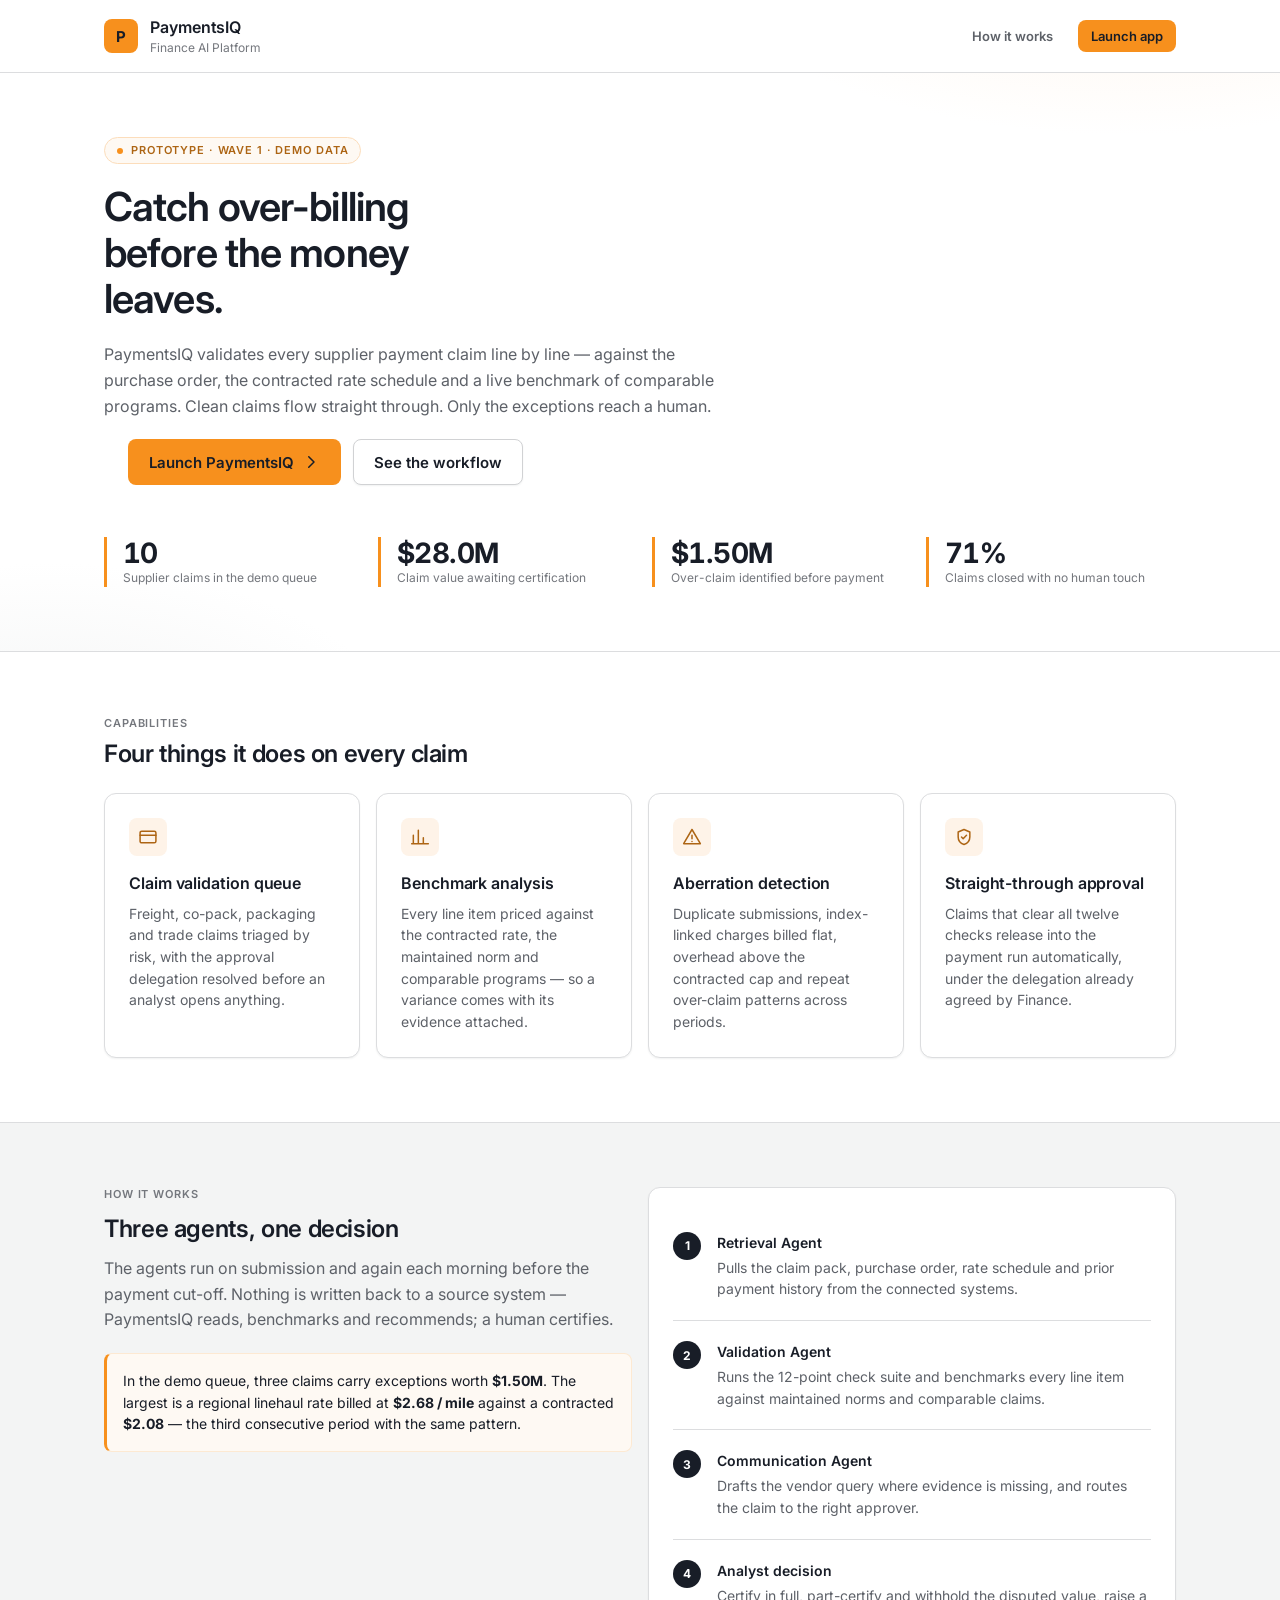
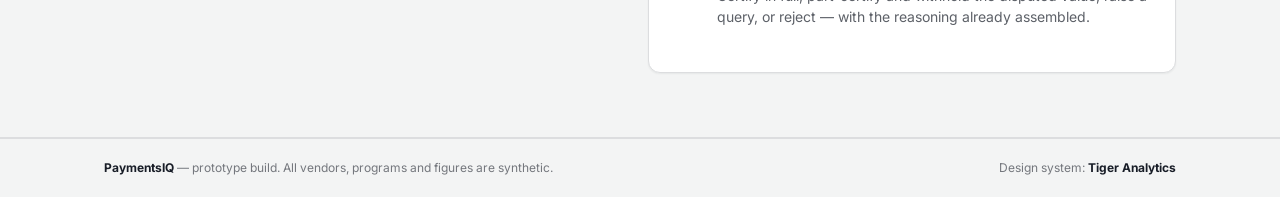
<file: index.html>
<!doctype html>
<html lang="en">
<head>
  <meta charset="UTF-8" />
  <meta name="viewport" content="width=device-width, initial-scale=1.0" />
  <title>PaymentsIQ · Supplier Claim Validation</title>
  <meta name="description" content="PaymentsIQ — supplier payment claim validation. A 10-claim / $28M queue with AI benchmark analysis and aberration detection to catch over-billing before payment." />
  <link rel="icon" href="data:image/svg+xml,%3Csvg xmlns='http://www.w3.org/2000/svg' viewBox='0 0 32 32'%3E%3Crect width='32' height='32' rx='7' fill='%23F7901D'/%3E%3Ctext x='16' y='22' font-family='Inter,Arial' font-size='15' font-weight='700' fill='%23181D27' text-anchor='middle'%3EP%3C/text%3E%3C/svg%3E" />
  <link rel="preconnect" href="https://fonts.googleapis.com" />
  <link rel="preconnect" href="https://fonts.gstatic.com" crossorigin />
  <link href="https://fonts.googleapis.com/css2?family=Inter:wght@400;500;600;700&family=JetBrains+Mono:wght@400;500;600&display=swap" rel="stylesheet" />
  <link rel="stylesheet" href="./assets/theme.css" />
  <style>
    body { background: var(--canvas); display: flex; flex-direction: column; min-height: 100vh; }
    .wrap { width: 100%; max-width: 1120px; margin: 0 auto; padding: 0 var(--sp-6); }

    .site-header { border-bottom: 1px solid var(--border-subtle); }
    .site-header .wrap { display: flex; align-items: center; gap: var(--sp-3); height: 72px; }

    .hero {
      background:
        radial-gradient(760px 380px at 88% -30%, var(--brand-50), transparent 62%),
        radial-gradient(600px 320px at 4% 118%, var(--gray-25), transparent 60%),
        var(--canvas);
      border-bottom: 1px solid var(--border-subtle);
      padding: var(--sp-16) 0 var(--sp-16);
    }
    .hero h2 { max-width: 15ch; }
    .hero .lead { max-width: 62ch; }
    .eyebrow {
      display: inline-flex; align-items: center; align-self: flex-start; gap: var(--sp-2);
      border: 1px solid var(--brand-200); background: var(--brand-25);
      border-radius: var(--radius-pill); padding: 5px var(--sp-3);
    }

    .statstrip { display: grid; grid-template-columns: repeat(4, minmax(0,1fr)); gap: var(--sp-6); }
    .statstrip > div { border-left: 3px solid var(--brand-500); padding-left: var(--sp-4); }
    .statstrip .v { font-size: 28px; font-weight: 700; letter-spacing: -.02em; line-height: 1.15; }

    .section { padding: var(--sp-16) 0; }
    .section--tint { background: var(--surface-page); border-block: 1px solid var(--border-subtle); }

    .feature { padding: var(--sp-6); }
    .feature .ix {
      width: 38px; height: 38px; border-radius: var(--radius-md);
      background: var(--brand-50); color: var(--brand-800);
      display: grid; place-items: center; margin-bottom: var(--sp-4);
    }

    .steps { counter-reset: s; }
    .step { display: flex; gap: var(--sp-4); padding: var(--sp-5) 0; border-bottom: 1px solid var(--border-subtle); }
    .step:last-child { border-bottom: none; }
    .step .n {
      counter-increment: s; flex: none; width: 28px; height: 28px; border-radius: 50%;
      background: var(--gray-900); color: var(--text-inverse);
      display: grid; place-items: center; font-size: 12px; font-weight: 700;
    }
    .step .n::before { content: counter(s); }

    .site-footer { margin-top: auto; border-top: 1px solid var(--border-subtle); background: var(--surface-page); }
    .site-footer .wrap { display: flex; align-items: center; gap: var(--sp-4); flex-wrap: wrap; padding-block: var(--sp-5); }

    @media (max-width: 900px) {
      .statstrip { grid-template-columns: repeat(2, minmax(0,1fr)); }
      .hero { padding: var(--sp-10) 0; }
    }
    @media (max-width: 620px) {
      .statstrip { grid-template-columns: minmax(0,1fr); }
    }
  </style>
</head>
<body>

  <header class="site-header">
    <div class="wrap">
      <span class="brandmark">P</span>
      <div class="stack">
        <span class="t-h6">PaymentsIQ</span>
        <span class="t-caption">Finance AI Platform</span>
      </div>
      <span class="spacer"></span>
      <a class="btn btn--ghost btn--sm" href="#how">How it works</a>
      <a class="btn btn--primary btn--sm" href="app.html">Launch app</a>
    </div>
  </header>

  <!-- ------------------------------------------------------------ Hero -->
  <section class="hero">
    <div class="wrap stack gap-5">
      <span class="eyebrow">
        <span class="badge__dot" style="background:var(--brand-500)"></span>
        <span class="t-overline tone-brand" style="color:var(--brand-800)">Prototype · Wave 1 · Demo data</span>
      </span>

      <h2>Catch over-billing before the money leaves.</h2>

      <p class="t-body1 lead tone-secondary">
        PaymentsIQ validates every supplier payment claim line by line — against the purchase order,
        the contracted rate schedule and a live benchmark of comparable programs. Clean claims flow
        straight through. Only the exceptions reach a human.
      </p>

      <div class="row gap-3 wrap mt-2">
        <a class="btn btn--primary btn--lg" href="app.html">
          Launch PaymentsIQ
          <svg width="18" height="18" viewBox="0 0 24 24" fill="none" stroke="currentColor" stroke-width="2"
               stroke-linecap="round" stroke-linejoin="round" aria-hidden="true"><path d="m9 5 7 7-7 7"/></svg>
        </a>
        <a class="btn btn--secondary btn--lg" href="#how">See the workflow</a>
      </div>

      <div class="statstrip mt-8">
        <div>
          <div class="v num">10</div>
          <div class="t-caption">Supplier claims in the demo queue</div>
        </div>
        <div>
          <div class="v num">$28.0M</div>
          <div class="t-caption">Claim value awaiting certification</div>
        </div>
        <div>
          <div class="v num">$1.50M</div>
          <div class="t-caption">Over-claim identified before payment</div>
        </div>
        <div>
          <div class="v num">71%</div>
          <div class="t-caption">Claims closed with no human touch</div>
        </div>
      </div>
    </div>
  </section>

  <!-- ------------------------------------------------------- Capabilities -->
  <section class="section">
    <div class="wrap">
      <div class="stack gap-2 mb-6">
        <span class="t-overline">Capabilities</span>
        <h4>Four things it does on every claim</h4>
      </div>

      <div class="grid g-4">
        <article class="card feature">
          <div class="ix">
            <svg width="20" height="20" viewBox="0 0 24 24" fill="none" stroke="currentColor" stroke-width="1.8"
                 stroke-linecap="round" stroke-linejoin="round" aria-hidden="true">
              <rect x="2.5" y="5" width="19" height="14" rx="2"/><path d="M2.5 10h19"/></svg>
          </div>
          <h6>Claim validation queue</h6>
          <p class="t-body2 tone-secondary mt-2">
            Freight, co-pack, packaging and trade claims triaged by risk, with the approval
            delegation resolved before an analyst opens anything.
          </p>
        </article>

        <article class="card feature">
          <div class="ix">
            <svg width="20" height="20" viewBox="0 0 24 24" fill="none" stroke="currentColor" stroke-width="1.8"
                 stroke-linecap="round" stroke-linejoin="round" aria-hidden="true">
              <path d="M4 20V10M10 20V4M16 20v-7M22 20H2"/></svg>
          </div>
          <h6>Benchmark analysis</h6>
          <p class="t-body2 tone-secondary mt-2">
            Every line item priced against the contracted rate, the maintained norm and comparable
            programs — so a variance comes with its evidence attached.
          </p>
        </article>

        <article class="card feature">
          <div class="ix">
            <svg width="20" height="20" viewBox="0 0 24 24" fill="none" stroke="currentColor" stroke-width="1.8"
                 stroke-linecap="round" stroke-linejoin="round" aria-hidden="true">
              <path d="M12 3 2 20h20z"/><path d="M12 10v4M12 17.5v.01"/></svg>
          </div>
          <h6>Aberration detection</h6>
          <p class="t-body2 tone-secondary mt-2">
            Duplicate submissions, index-linked charges billed flat, overhead above the contracted
            cap and repeat over-claim patterns across periods.
          </p>
        </article>

        <article class="card feature">
          <div class="ix">
            <svg width="20" height="20" viewBox="0 0 24 24" fill="none" stroke="currentColor" stroke-width="1.8"
                 stroke-linecap="round" stroke-linejoin="round" aria-hidden="true">
              <path d="M12 3l7 3v6c0 4.5-3 7.7-7 9-4-1.3-7-4.5-7-9V6z"/><path d="m9 12 2 2 4-4"/></svg>
          </div>
          <h6>Straight-through approval</h6>
          <p class="t-body2 tone-secondary mt-2">
            Claims that clear all twelve checks release into the payment run automatically, under
            the delegation already agreed by Finance.
          </p>
        </article>
      </div>
    </div>
  </section>

  <!-- --------------------------------------------------------- How it works -->
  <section class="section section--tint" id="how">
    <div class="wrap grid g-2" style="align-items:start">
      <div class="stack gap-3">
        <span class="t-overline">How it works</span>
        <h4>Three agents, one decision</h4>
        <p class="t-body1 tone-secondary">
          The agents run on submission and again each morning before the payment cut-off. Nothing is
          written back to a source system — PaymentsIQ reads, benchmarks and recommends; a human certifies.
        </p>
        <div class="callout callout--brand mt-2">
          <p class="t-body2">
            In the demo queue, three claims carry exceptions worth <strong>$1.50M</strong>. The largest is a
            regional linehaul rate billed at <strong>$2.68 / mile</strong> against a contracted <strong>$2.08</strong>
            — the third consecutive period with the same pattern.
          </p>
        </div>
      </div>

      <div class="card">
        <div class="card__body steps">
          <div class="step">
            <span class="n"></span>
            <div class="stack gap-1">
              <span class="t-subtitle2 tone-primary">Retrieval Agent</span>
              <span class="t-body2 tone-secondary">Pulls the claim pack, purchase order, rate schedule and prior payment history from the connected systems.</span>
            </div>
          </div>
          <div class="step">
            <span class="n"></span>
            <div class="stack gap-1">
              <span class="t-subtitle2 tone-primary">Validation Agent</span>
              <span class="t-body2 tone-secondary">Runs the 12-point check suite and benchmarks every line item against maintained norms and comparable claims.</span>
            </div>
          </div>
          <div class="step">
            <span class="n"></span>
            <div class="stack gap-1">
              <span class="t-subtitle2 tone-primary">Communication Agent</span>
              <span class="t-body2 tone-secondary">Drafts the vendor query where evidence is missing, and routes the claim to the right approver.</span>
            </div>
          </div>
          <div class="step">
            <span class="n"></span>
            <div class="stack gap-1">
              <span class="t-subtitle2 tone-primary">Analyst decision</span>
              <span class="t-body2 tone-secondary">Certify in full, part-certify and withhold the disputed value, raise a query, or reject — with the reasoning already assembled.</span>
            </div>
          </div>
        </div>
      </div>
    </div>
  </section>

  <!-- ------------------------------------------------------------- Footer -->
  <footer class="site-footer">
    <div class="wrap">
      <span class="t-caption">
        <strong class="tone-primary">PaymentsIQ</strong> — prototype build. All vendors, programs and figures are synthetic.
      </span>
      <span class="spacer"></span>
      <span class="t-caption">Design system: <strong class="tone-primary">Tiger Analytics</strong></span>
    </div>
  </footer>

</body>
</html>
</file>
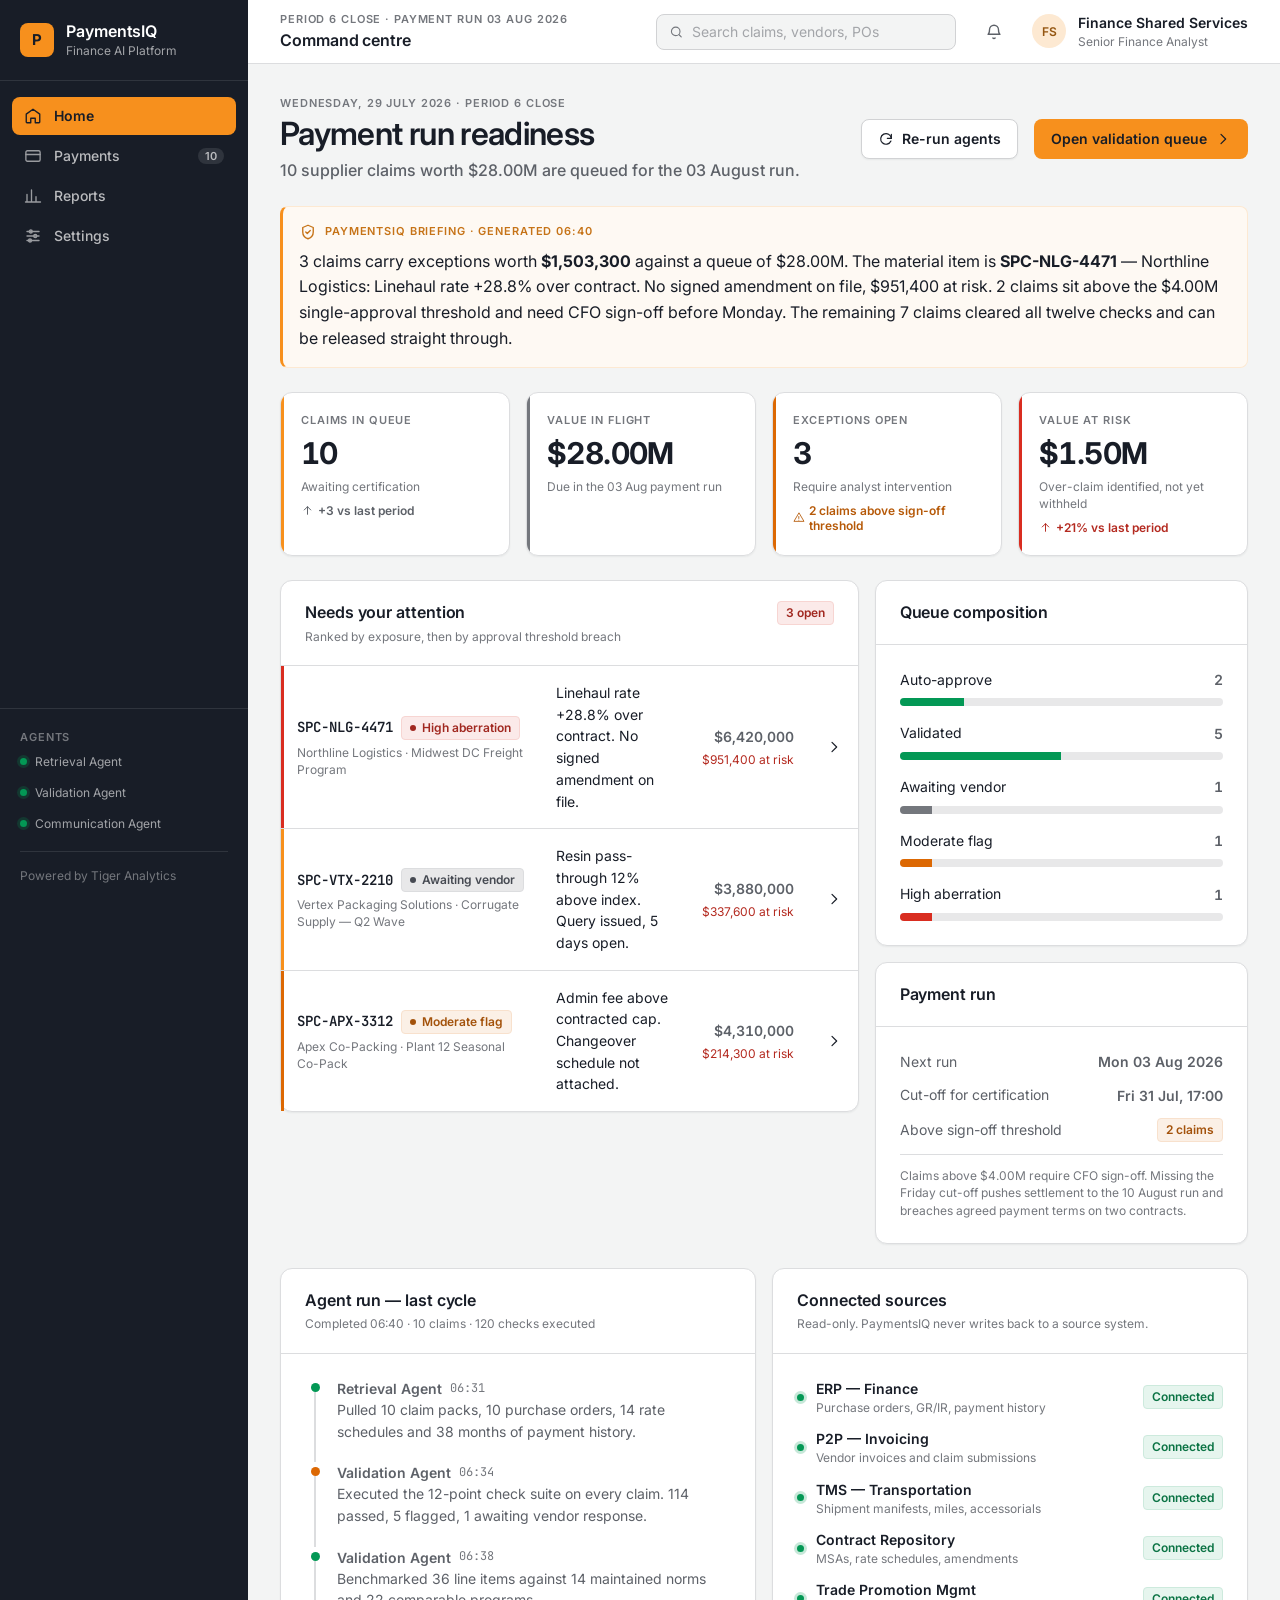
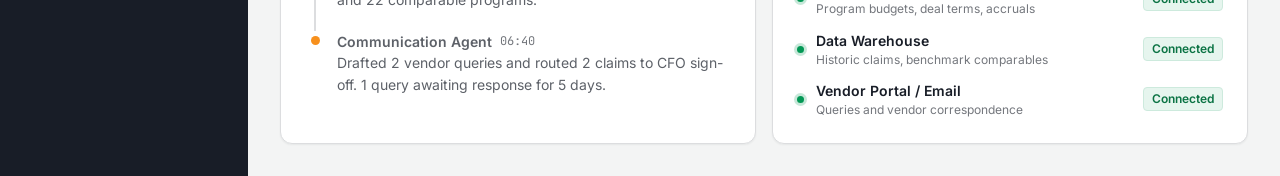
<file: app.html>
<!doctype html>
<html lang="en">
<head>
  <meta charset="UTF-8" />
  <meta name="viewport" content="width=device-width, initial-scale=1.0" />
  <title>PaymentsIQ · Supplier Claim Validation</title>
  <meta name="description" content="PaymentsIQ — AI validation of supplier payment claims. Benchmark analysis and aberration detection to catch over-billing before the payment run." />
  <link rel="icon" href="data:image/svg+xml,%3Csvg xmlns='http://www.w3.org/2000/svg' viewBox='0 0 32 32'%3E%3Crect width='32' height='32' rx='7' fill='%23F7901D'/%3E%3Ctext x='16' y='22' font-family='Inter,Arial' font-size='15' font-weight='700' fill='%23181D27' text-anchor='middle'%3EP%3C/text%3E%3C/svg%3E" />
  <link rel="preconnect" href="https://fonts.googleapis.com" />
  <link rel="preconnect" href="https://fonts.gstatic.com" crossorigin />
  <link href="https://fonts.googleapis.com/css2?family=Inter:wght@400;500;600;700&family=JetBrains+Mono:wght@400;500;600&display=swap" rel="stylesheet" />
  <link rel="stylesheet" href="./assets/theme.css" />
</head>
<body>

  <div class="app">

    <!-- ------------------------------------------------ Sidebar -->
    <aside class="sidebar">
      <div class="sidebar__brand">
        <span class="brandmark">P</span>
        <div class="stack">
          <span class="t-h6 name">PaymentsIQ</span>
          <span class="t-caption sub">Finance AI Platform</span>
        </div>
      </div>

      <nav class="sidebar__nav" aria-label="Primary"><!-- rendered by app.js --></nav>

      <div class="sidebar__foot">
        <span class="t-overline" style="color:var(--gray-500)">Agents</span>
        <div class="agentpill"><span class="pulse"></span>Retrieval Agent</div>
        <div class="agentpill"><span class="pulse"></span>Validation Agent</div>
        <div class="agentpill"><span class="pulse"></span>Communication Agent</div>
        <div class="divider" style="background:var(--gray-800);margin:12px 0"></div>
        <span class="t-caption" style="color:var(--gray-500)">Powered by Tiger Analytics</span>
      </div>
    </aside>

    <!-- ------------------------------------------------ Main -->
    <div class="main">
      <header class="topbar">
        <div class="topbar__title"><!-- rendered by app.js --></div>
        <span class="topbar__spacer"></span>

        <div class="searchbox">
          <svg width="16" height="16" viewBox="0 0 24 24" fill="none" stroke="#74777D" stroke-width="1.8"
               stroke-linecap="round" aria-hidden="true"><circle cx="11" cy="11" r="7"/><path d="m20 20-3.5-3.5"/></svg>
          <input type="search" placeholder="Search claims, vendors, POs" aria-label="Search" />
        </div>

        <button class="btn btn--ghost btn--sm" aria-label="Notifications">
          <svg width="18" height="18" viewBox="0 0 24 24" fill="none" stroke="currentColor" stroke-width="1.8"
               stroke-linecap="round" stroke-linejoin="round" aria-hidden="true">
            <path d="M18 9a6 6 0 1 0-12 0c0 5-2 6-2 6h16s-2-1-2-6"/><path d="M10.5 20a2 2 0 0 0 3 0"/>
          </svg>
        </button>

        <div class="row gap-3">
          <span class="avatar">FS</span>
          <div class="stack">
            <span class="t-subtitle2 tone-primary">Finance Shared Services</span>
            <span class="t-caption">Senior Finance Analyst</span>
          </div>
        </div>
      </header>

      <main class="content"><!-- rendered by app.js --></main>
    </div>
  </div>

  <div id="drawer-root"></div>
  <div class="toasts" aria-live="polite"></div>

  <script src="./assets/data.js"></script>
  <script src="./assets/app.js"></script>
</body>
</html>
</file>
<file: assets/theme.css>
/* ==========================================================================
   Tiger Analytics Design System
   Single source of truth for colour + typography. Nothing in the app is
   allowed to introduce a colour that is not defined in this file.
   ========================================================================== */

:root {
  /* ---------- Gray — neutral foundation ---------- */
  --gray-25:  #F3F4F4;
  --gray-50:  #E8E8E9;
  --gray-100: #DCDDDF;
  --gray-200: #D1D2D4;
  --gray-300: #BABBBE;
  --gray-400: #A3A5A9;
  --gray-500: #74777D;
  --gray-600: #5D6168;
  --gray-700: #464A52;
  --gray-800: #2F343D;
  --gray-900: #181D27; /* main */

  /* ---------- Brand primary — orange ---------- */
  --brand-25:  #FEF9F3;
  --brand-50:  #FEF3E8;
  --brand-100: #FDE9D2;
  --brand-200: #FCDDBB;
  --brand-300: #FCD3A5;
  --brand-400: #FBC78E;
  --brand-500: #F7901D; /* main */
  --brand-600: #DE821A;
  --brand-700: #C67317;
  --brand-800: #AD6514;
  --brand-900: #945611;

  /* ---------- Success — green ---------- */
  --success-25:  #F2FAF6;
  --success-50:  #E6F5EE;
  --success-100: #D9F0E5;
  --success-200: #CDEADD;
  --success-300: #B3E0CC;
  --success-400: #9AD6BB;
  --success-500: #039855; /* main */
  --success-600: #068C4F;
  --success-700: #08804A;
  --success-800: #0B7344;
  --success-900: #0E673F;

  /* ---------- Warning — yellow/orange ---------- */
  --warning-25:  #FDF7F2;
  --warning-50:  #FBF0E6;
  --warning-100: #FAE8D9;
  --warning-200: #F8E1CD;
  --warning-300: #F5D2B3;
  --warning-400: #F1C39A;
  --warning-500: #DC6803; /* main */
  --warning-600: #C96106;
  --warning-700: #B65908;
  --warning-800: #A3520B;
  --warning-900: #904A0E;

  /* ---------- Error — red ---------- */
  --error-25:  #FDF4F4;
  --error-50:  #FBEAE9;
  --error-100: #F9DFDE;
  --error-200: #F7D5D2;
  --error-300: #F4C0BC;
  --error-400: #F0ABA6;
  --error-500: #D92D20; /* main */
  --error-600: #C72B20;
  --error-700: #B42A20;
  --error-800: #A12820;
  --error-900: #8E271F;

  /* ---------- Semantic aliases ----------
     Every alias resolves to a token above. #FFFFFF is used only as the
     card/canvas base beneath the gray scale. */
  --canvas:            #FFFFFF;
  --surface-page:      var(--gray-25);
  --surface-raised:    #FFFFFF;
  --surface-sunken:    var(--gray-50);
  --surface-inverse:   var(--gray-900);

  --border-subtle:     var(--gray-100);
  --border-default:    var(--gray-200);
  --border-strong:     var(--gray-300);
  --border-focus:      var(--brand-500);

  --text-primary:      var(--gray-900);
  --text-secondary:    var(--gray-600);
  --text-tertiary:     var(--gray-500);
  --text-disabled:     var(--gray-400);
  --text-inverse:      #FFFFFF;
  --text-brand:        var(--brand-700);

  /* ---------- Spacing — 4px grid ---------- */
  --sp-1: 4px;  --sp-2: 8px;  --sp-3: 12px; --sp-4: 16px;
  --sp-5: 20px; --sp-6: 24px; --sp-8: 32px; --sp-10: 40px;
  --sp-12: 48px; --sp-16: 64px;

  --radius-sm: 4px;
  --radius-md: 8px;
  --radius-lg: 12px;
  --radius-pill: 999px;

  --shadow-xs: 0 1px 2px rgba(24, 29, 39, .06);
  --shadow-sm: 0 1px 3px rgba(24, 29, 39, .08), 0 1px 2px rgba(24, 29, 39, .04);
  --shadow-md: 0 4px 12px rgba(24, 29, 39, .08), 0 2px 4px rgba(24, 29, 39, .04);
  --shadow-lg: 0 12px 32px rgba(24, 29, 39, .14), 0 4px 8px rgba(24, 29, 39, .06);

  --sidebar-w: 248px;
  --topbar-h: 64px;

  --font-sans: "Inter", -apple-system, BlinkMacSystemFont, "Segoe UI", Roboto, sans-serif;
  --font-mono: "JetBrains Mono", ui-monospace, SFMono-Regular, Menlo, monospace;
}

/* ==========================================================================
   Reset
   ========================================================================== */
*, *::before, *::after { box-sizing: border-box; }
* { margin: 0; padding: 0; }

html, body { height: 100%; }

body {
  font-family: var(--font-sans);
  background: var(--surface-page);
  color: var(--text-primary);
  -webkit-font-smoothing: antialiased;
  text-rendering: optimizeLegibility;
}

button, input, select, textarea { font: inherit; color: inherit; }
button { background: none; border: none; cursor: pointer; }
a { color: var(--brand-700); text-decoration: none; }
a:hover { color: var(--brand-800); text-decoration: underline; }
ul, ol { list-style: none; }
table { border-collapse: collapse; width: 100%; }
svg { display: block; }

:focus-visible {
  outline: 2px solid var(--border-focus);
  outline-offset: 2px;
  border-radius: var(--radius-sm);
}

/* ==========================================================================
   Typography scale
   Element selectors and .t-* utilities resolve to identical declarations, so
   semantic markup and utility markup can never drift.
   ========================================================================== */
h2, .t-h2 {
  font-size: 40px; line-height: 1.15; font-weight: 600;
  letter-spacing: -.022em; color: var(--text-primary);
}
h3, .t-h3 {
  font-size: 32px; line-height: 1.2; font-weight: 600;
  letter-spacing: -.02em; color: var(--text-primary);
}
h4, .t-h4 {
  font-size: 24px; line-height: 1.25; font-weight: 600;
  letter-spacing: -.015em; color: var(--text-primary);
}
h5, .t-h5 {
  font-size: 20px; line-height: 1.3; font-weight: 600;
  letter-spacing: -.01em; color: var(--text-primary);
}
h6, .t-h6 {
  font-size: 16px; line-height: 1.4; font-weight: 600;
  letter-spacing: -.005em; color: var(--text-primary);
}
.t-subtitle1 {
  font-size: 16px; line-height: 1.5; font-weight: 500;
  color: var(--text-secondary);
}
.t-subtitle2 {
  font-size: 14px; line-height: 1.5; font-weight: 600;
  color: var(--text-secondary);
}
.t-body1 {
  font-size: 16px; line-height: 1.6; font-weight: 400;
  color: var(--text-primary);
}
.t-body2 {
  font-size: 14px; line-height: 1.55; font-weight: 400;
  color: var(--text-primary);
}
.t-caption {
  font-size: 12px; line-height: 1.45; font-weight: 400;
  color: var(--text-tertiary);
}
.t-overline {
  font-size: 11px; line-height: 1.4; font-weight: 600;
  letter-spacing: .08em; text-transform: uppercase;
  color: var(--text-tertiary);
}

/* Tone modifiers — usable on any typography class */
.tone-primary   { color: var(--text-primary); }
.tone-secondary { color: var(--text-secondary); }
.tone-tertiary  { color: var(--text-tertiary); }
.tone-inverse   { color: var(--text-inverse); }
.tone-brand     { color: var(--brand-700); }
.tone-success   { color: var(--success-700); }
.tone-warning   { color: var(--warning-700); }
.tone-error     { color: var(--error-700); }

.num { font-variant-numeric: tabular-nums; }
.mono { font-family: var(--font-mono); font-variant-numeric: tabular-nums; white-space: nowrap; }

/* ==========================================================================
   App shell
   ========================================================================== */
.app {
  display: grid; grid-template-columns: var(--sidebar-w) 1fr; min-height: 100vh;
  /* paints the sidebar column for the full document height, while the
     sidebar itself stays sticky at viewport height */
  background: linear-gradient(to right, var(--surface-inverse) 0 var(--sidebar-w), transparent var(--sidebar-w));
}

.sidebar {
  background: var(--surface-inverse);
  display: flex; flex-direction: column;
  position: sticky; top: 0; height: 100vh;
}
.sidebar__brand {
  display: flex; align-items: center; gap: var(--sp-3);
  padding: var(--sp-5) var(--sp-5);
  border-bottom: 1px solid var(--gray-800);
}
.brandmark {
  width: 34px; height: 34px; border-radius: var(--radius-md);
  background: var(--brand-500); color: var(--gray-900);
  display: grid; place-items: center; flex: none;
  font-weight: 700; font-size: 15px; letter-spacing: -.02em;
}
.sidebar__brand .name { color: var(--text-inverse); }
.sidebar__brand .sub { color: var(--gray-400); }

.sidebar__nav { padding: var(--sp-4) var(--sp-3); display: flex; flex-direction: column; gap: 2px; }
.navitem {
  display: flex; align-items: center; gap: var(--sp-3);
  padding: 10px var(--sp-3); border-radius: var(--radius-md);
  color: var(--gray-300); font-size: 14px; font-weight: 500;
  width: 100%; text-align: left; transition: background .12s, color .12s;
}
.navitem:hover { background: var(--gray-800); color: var(--text-inverse); }
.navitem[aria-current="page"] { background: var(--brand-500); color: var(--gray-900); font-weight: 600; }
.navitem[aria-current="page"] .navitem__icon { opacity: 1; }
.navitem__icon { width: 18px; height: 18px; flex: none; opacity: .8; }
.navitem__count {
  margin-left: auto; font-size: 11px; font-weight: 600;
  background: var(--gray-800); color: var(--gray-300);
  padding: 1px 7px; border-radius: var(--radius-pill);
}
.navitem[aria-current="page"] .navitem__count { background: var(--brand-900); color: var(--text-inverse); }

.sidebar__foot { margin-top: auto; padding: var(--sp-4) var(--sp-5); border-top: 1px solid var(--gray-800); }
.agentpill {
  display: flex; align-items: center; gap: var(--sp-2);
  padding: var(--sp-2) 0; color: var(--gray-400); font-size: 12px;
}
.pulse {
  width: 7px; height: 7px; border-radius: 50%; background: var(--success-500); flex: none;
  box-shadow: 0 0 0 3px rgba(3, 152, 85, .22);
}

.main { display: flex; flex-direction: column; min-width: 0; }

.topbar {
  height: var(--topbar-h); flex: none;
  background: var(--surface-raised);
  border-bottom: 1px solid var(--border-subtle);
  display: flex; align-items: center; gap: var(--sp-4);
  padding: 0 var(--sp-8); position: sticky; top: 0; z-index: 20;
}
.topbar__title { display: flex; flex-direction: column; gap: 1px; min-width: 0; }
.topbar__spacer { flex: 1; }

.searchbox {
  display: flex; align-items: center; gap: var(--sp-2);
  background: var(--gray-25); border: 1px solid var(--border-default);
  border-radius: var(--radius-md); padding: 0 var(--sp-3); height: 36px; width: 300px;
}
.searchbox:focus-within { border-color: var(--brand-500); background: var(--canvas); box-shadow: 0 0 0 3px var(--brand-100); }
.searchbox input { border: none; background: none; outline: none; width: 100%; font-size: 14px; }
.searchbox input::placeholder { color: var(--text-disabled); }

.avatar {
  width: 34px; height: 34px; border-radius: 50%; flex: none;
  background: var(--brand-100); color: var(--brand-900);
  display: grid; place-items: center; font-size: 12px; font-weight: 600;
}

.content { padding: var(--sp-8); max-width: 1480px; width: 100%; }

/* ==========================================================================
   Layout helpers
   ========================================================================== */
.stack   { display: flex; flex-direction: column; }
.row     { display: flex; align-items: center; }
.gap-1 { gap: var(--sp-1);} .gap-2 { gap: var(--sp-2);} .gap-3 { gap: var(--sp-3);}
.gap-4 { gap: var(--sp-4);} .gap-5 { gap: var(--sp-5);} .gap-6 { gap: var(--sp-6);}
.gap-8 { gap: var(--sp-8);}
.wrap { flex-wrap: wrap; }
.spacer { flex: 1; }
.grid { display: grid; gap: var(--sp-4); }
.grid--start { align-items: start; }
.g-2 { grid-template-columns: repeat(2, minmax(0,1fr)); }
.g-3 { grid-template-columns: repeat(3, minmax(0,1fr)); }
.g-4 { grid-template-columns: repeat(4, minmax(0,1fr)); }
.mt-2 { margin-top: var(--sp-2);} .mt-3 { margin-top: var(--sp-3);}
.mt-4 { margin-top: var(--sp-4);} .mt-6 { margin-top: var(--sp-6);}
.mt-8 { margin-top: var(--sp-8);}
.mb-2 { margin-bottom: var(--sp-2);} .mb-4 { margin-bottom: var(--sp-4);}
.mb-6 { margin-bottom: var(--sp-6);}

.divider { height: 1px; background: var(--border-subtle); }

/* ==========================================================================
   Card
   ========================================================================== */
.card {
  background: var(--surface-raised);
  border: 1px solid var(--border-subtle);
  border-radius: var(--radius-lg);
  box-shadow: var(--shadow-xs);
}
.card__head {
  padding: var(--sp-5) var(--sp-6);
  border-bottom: 1px solid var(--border-subtle);
  display: flex; align-items: flex-start; gap: var(--sp-4);
}
.card__body { padding: var(--sp-6); }
.card__body--flush { padding: 0; }
.card__foot {
  padding: var(--sp-4) var(--sp-6);
  border-top: 1px solid var(--border-subtle);
  background: var(--gray-25);
  border-radius: 0 0 var(--radius-lg) var(--radius-lg);
  display: flex; align-items: center; gap: var(--sp-3);
}

/* ==========================================================================
   Buttons
   ========================================================================== */
.btn {
  display: inline-flex; align-items: center; justify-content: center; gap: var(--sp-2);
  height: 40px; padding: 0 var(--sp-4);
  border-radius: var(--radius-md); border: 1px solid transparent;
  font-size: 14px; font-weight: 600; white-space: nowrap;
  transition: background .12s, border-color .12s, color .12s, box-shadow .12s;
}
.btn:disabled { opacity: .5; cursor: not-allowed; }
.btn--sm { height: 32px; padding: 0 var(--sp-3); font-size: 13px; }
.btn--lg { height: 46px; padding: 0 var(--sp-5); font-size: 15px; }
.btn--block { width: 100%; }

.btn--primary { background: var(--brand-500); color: var(--gray-900); }
.btn--primary:hover:not(:disabled) { background: var(--brand-600); }
.btn--primary:active:not(:disabled) { background: var(--brand-700); }

.btn--secondary { background: var(--surface-raised); color: var(--text-primary); border-color: var(--border-default); box-shadow: var(--shadow-xs); }
.btn--secondary:hover:not(:disabled) { background: var(--gray-25); border-color: var(--border-strong); }

.btn--ghost { color: var(--text-secondary); }
.btn--ghost:hover:not(:disabled) { background: var(--gray-25); color: var(--text-primary); }

.btn--success { background: var(--success-500); color: var(--text-inverse); }
.btn--success:hover:not(:disabled) { background: var(--success-600); }

.btn--danger { background: var(--error-500); color: var(--text-inverse); }
.btn--danger:hover:not(:disabled) { background: var(--error-600); }

.btn--danger-soft { background: var(--error-50); color: var(--error-700); border-color: var(--error-200); }
.btn--danger-soft:hover:not(:disabled) { background: var(--error-100); }

.btn--warning { background: var(--warning-500); color: var(--text-inverse); }
.btn--warning:hover:not(:disabled) { background: var(--warning-600); }

/* ==========================================================================
   Badges / chips
   ========================================================================== */
.badge {
  display: inline-flex; align-items: center; gap: 6px;
  padding: 2px var(--sp-2); border-radius: var(--radius-sm);
  font-size: 12px; font-weight: 600; line-height: 1.5;
  border: 1px solid transparent; white-space: nowrap;
}
.badge__dot { width: 6px; height: 6px; border-radius: 50%; background: currentColor; flex: none; }
.badge--neutral { background: var(--gray-50);    color: var(--gray-700);    border-color: var(--gray-100); }
.badge--brand   { background: var(--brand-50);   color: var(--brand-900);   border-color: var(--brand-200); }
.badge--success { background: var(--success-50); color: var(--success-800); border-color: var(--success-200); }
.badge--warning { background: var(--warning-50); color: var(--warning-800); border-color: var(--warning-200); }
.badge--error   { background: var(--error-50);   color: var(--error-800);   border-color: var(--error-200); }

.chip {
  display: inline-flex; align-items: center; gap: 6px;
  height: 32px; padding: 0 var(--sp-3);
  border-radius: var(--radius-pill); border: 1px solid var(--border-default);
  background: var(--surface-raised); color: var(--text-secondary);
  font-size: 13px; font-weight: 500;
}
.chip:hover { background: var(--gray-25); color: var(--text-primary); }
.chip[aria-pressed="true"] {
  background: var(--brand-50); border-color: var(--brand-300); color: var(--brand-900); font-weight: 600;
}
.chip__count { font-variant-numeric: tabular-nums; opacity: .75; }

/* ==========================================================================
   Forms
   ========================================================================== */
.field { display: flex; flex-direction: column; gap: 6px; }
.input, .select, .textarea {
  height: 40px; padding: 0 var(--sp-3);
  border: 1px solid var(--border-default); border-radius: var(--radius-md);
  background: var(--surface-raised); font-size: 14px; color: var(--text-primary);
  outline: none; transition: border-color .12s, box-shadow .12s; width: 100%;
}
.textarea { height: auto; padding: var(--sp-3); line-height: 1.55; resize: vertical; }
.input:hover, .select:hover, .textarea:hover { border-color: var(--border-strong); }
.input:focus, .select:focus, .textarea:focus {
  border-color: var(--brand-500); box-shadow: 0 0 0 3px var(--brand-100);
}
.input::placeholder, .textarea::placeholder { color: var(--text-disabled); }
.select {
  appearance: none; padding-right: var(--sp-8); cursor: pointer;
  background-image: url("data:image/svg+xml,%3Csvg xmlns='http://www.w3.org/2000/svg' width='16' height='16' viewBox='0 0 24 24' fill='none' stroke='%2374777D' stroke-width='2.2' stroke-linecap='round' stroke-linejoin='round'%3E%3Cpath d='m6 9 6 6 6-6'/%3E%3C/svg%3E");
  background-repeat: no-repeat; background-position: right var(--sp-3) center;
}
.input--sm, .select--sm { height: 32px; font-size: 13px; }

/* ==========================================================================
   Tables
   ========================================================================== */
.table-wrap { overflow-x: auto; }
.table { font-size: 14px; }
.table thead th {
  background: var(--gray-25);
  padding: 10px var(--sp-4);
  text-align: left;
  font-size: 11px; font-weight: 600; letter-spacing: .08em; text-transform: uppercase;
  color: var(--text-tertiary);
  border-bottom: 1px solid var(--border-subtle);
  white-space: nowrap;
}
.table tbody td {
  padding: var(--sp-4);
  border-bottom: 1px solid var(--border-subtle);
  color: var(--text-primary);
  vertical-align: middle;
}
.table tbody tr:last-child td { border-bottom: none; }
.table tbody tr.is-clickable { cursor: pointer; }
.table tbody tr.is-clickable:hover { background: var(--brand-25); }
.table .align-right { text-align: right; }
.table .align-center { text-align: center; }

/* Row accent for exception states */
.table tbody tr.row-error td:first-child   { box-shadow: inset 3px 0 0 var(--error-500); }
.table tbody tr.row-warning td:first-child { box-shadow: inset 3px 0 0 var(--warning-500); }
.table tbody tr.row-brand td:first-child   { box-shadow: inset 3px 0 0 var(--brand-500); }

/* ==========================================================================
   Tabs
   ========================================================================== */
.tabs { display: flex; gap: var(--sp-1); border-bottom: 1px solid var(--border-subtle); }
.tab {
  padding: var(--sp-3) var(--sp-4); font-size: 14px; font-weight: 500;
  color: var(--text-secondary); border-bottom: 2px solid transparent; margin-bottom: -1px;
  display: inline-flex; align-items: center; gap: var(--sp-2);
}
.tab:hover { color: var(--text-primary); }
.tab[aria-selected="true"] { color: var(--brand-700); border-bottom-color: var(--brand-500); font-weight: 600; }

/* ==========================================================================
   KPI tile
   ========================================================================== */
.kpi {
  background: var(--surface-raised);
  border: 1px solid var(--border-subtle);
  border-radius: var(--radius-lg);
  padding: var(--sp-5);
  display: flex; flex-direction: column; gap: var(--sp-2);
  box-shadow: var(--shadow-xs);
  position: relative; overflow: hidden;
}
.kpi::before {
  content: ""; position: absolute; inset: 0 auto 0 0; width: 3px;
  background: var(--accent, var(--gray-200));
}
.kpi__value { font-size: 30px; line-height: 1.1; font-weight: 700; letter-spacing: -.02em; font-variant-numeric: tabular-nums; }
.kpi__delta { display: inline-flex; align-items: center; gap: 4px; font-size: 12px; font-weight: 600; }

/* ==========================================================================
   Meter / proportion bar
   ========================================================================== */
.meter { height: 8px; border-radius: var(--radius-pill); background: var(--gray-50); overflow: hidden; display: flex; }
.meter__fill { height: 100%; }
.meter--thin { height: 6px; }

/* ==========================================================================
   Callout
   ========================================================================== */
.callout {
  border: 1px solid var(--border-subtle); border-left-width: 3px;
  border-radius: var(--radius-md); padding: var(--sp-4);
  background: var(--surface-raised);
}
.callout--brand   { background: var(--brand-25);   border-color: var(--brand-100);   border-left-color: var(--brand-500); }
.callout--success { background: var(--success-25); border-color: var(--success-100); border-left-color: var(--success-500); }
.callout--warning { background: var(--warning-25); border-color: var(--warning-100); border-left-color: var(--warning-500); }
.callout--error   { background: var(--error-25);   border-color: var(--error-100);   border-left-color: var(--error-500); }
.callout--neutral { background: var(--gray-25);    border-color: var(--gray-100);    border-left-color: var(--gray-400); }

/* ==========================================================================
   Definition list
   ========================================================================== */
.dl { display: grid; grid-template-columns: max-content 1fr; gap: var(--sp-3) var(--sp-6); align-items: baseline; }
.dl dt { font-size: 12px; color: var(--text-tertiary); font-weight: 500; }
.dl dd { font-size: 14px; color: var(--text-primary); }

/* ==========================================================================
   Drawer
   ========================================================================== */
.scrim {
  position: fixed; inset: 0; background: rgba(24, 29, 39, .48);
  z-index: 40; display: flex; justify-content: flex-end;
  animation: fade .16s ease-out;
}
.drawer {
  width: min(1080px, 92vw); background: var(--surface-page);
  display: flex; flex-direction: column; height: 100%;
  box-shadow: var(--shadow-lg); animation: slide .2s cubic-bezier(.2,.8,.3,1);
}
.drawer__head {
  padding: var(--sp-5) var(--sp-6); background: var(--surface-raised);
  border-bottom: 1px solid var(--border-subtle); flex: none;
}
.drawer__tabs { padding: 0 var(--sp-6); background: var(--surface-raised); flex: none; }
.drawer__body { padding: var(--sp-6); overflow-y: auto; flex: 1; }
.drawer__foot {
  padding: var(--sp-4) var(--sp-6); background: var(--surface-raised);
  border-top: 1px solid var(--border-subtle); flex: none;
  display: flex; align-items: center; gap: var(--sp-3);
}
@keyframes fade { from { opacity: 0 } to { opacity: 1 } }
@keyframes slide { from { transform: translateX(24px); opacity: .4 } to { transform: none; opacity: 1 } }

/* Toast */
.toasts { position: fixed; bottom: var(--sp-6); right: var(--sp-6); z-index: 60; display: flex; flex-direction: column; gap: var(--sp-2); }
.toast {
  display: flex; align-items: flex-start; gap: var(--sp-3);
  background: var(--gray-900); color: var(--text-inverse);
  padding: var(--sp-3) var(--sp-4); border-radius: var(--radius-md);
  box-shadow: var(--shadow-lg); max-width: 380px; font-size: 14px;
  animation: fade .16s ease-out;
}
.toast__bar { width: 3px; align-self: stretch; border-radius: 2px; background: var(--success-500); flex: none; }
.toast--error .toast__bar { background: var(--error-500); }
.toast--brand .toast__bar { background: var(--brand-500); }

/* ==========================================================================
   Charts
   ========================================================================== */
.chart { position: relative; }
.chart svg { width: 100%; height: auto; overflow: visible; }
.chart-grid line { stroke: var(--gray-50); stroke-width: 1; }
.chart-axis text { font-size: 11px; fill: var(--text-tertiary); font-family: var(--font-sans); }
.chart-tip {
  position: absolute; pointer-events: none; z-index: 5;
  background: var(--gray-900); color: var(--text-inverse);
  padding: var(--sp-2) var(--sp-3); border-radius: var(--radius-md);
  font-size: 12px; line-height: 1.5; box-shadow: var(--shadow-md);
  white-space: nowrap; opacity: 0; transition: opacity .1s; transform: translate(-50%, -100%);
}
.chart-tip.is-on { opacity: 1; }
.chart-tip .k { color: var(--gray-300); }
.legend { display: flex; flex-wrap: wrap; gap: var(--sp-4); }
.legend__item { display: inline-flex; align-items: center; gap: 6px; font-size: 12px; color: var(--text-secondary); }
.legend__swatch { width: 10px; height: 10px; border-radius: 3px; flex: none; }

/* ==========================================================================
   Misc
   ========================================================================== */
.empty { padding: var(--sp-12); text-align: center; }
.skeleton-line { height: 8px; border-radius: var(--radius-pill); background: var(--gray-50); overflow: hidden; }
.skeleton-line span { display: block; height: 100%; background: var(--brand-300); transition: width .5s ease; }

.checkicon { width: 20px; height: 20px; border-radius: 50%; display: grid; place-items: center; flex: none; }
.checkicon--pass { background: var(--success-50); color: var(--success-700); }
.checkicon--flag { background: var(--error-50); color: var(--error-700); }
.checkicon--warn { background: var(--warning-50); color: var(--warning-700); }
.checkicon--wait { background: var(--gray-50); color: var(--gray-600); }

.trace { display: flex; flex-direction: column; }
.trace__row { display: flex; gap: var(--sp-3); }
.trace__rail { display: flex; flex-direction: column; align-items: center; flex: none; width: 20px; }
.trace__line { flex: 1; width: 2px; background: var(--gray-100); }
.trace__body { padding-bottom: var(--sp-5); min-width: 0; }

@media (max-width: 1100px) {
  .g-4 { grid-template-columns: repeat(2, minmax(0,1fr)); }
  .g-3 { grid-template-columns: repeat(2, minmax(0,1fr)); }
}
@media (max-width: 860px) {
  /* single column — drop the painted sidebar track with it */
  .app { grid-template-columns: minmax(0, 1fr); background: none; }
  .sidebar { position: static; height: auto; }
  .sidebar__nav { flex-direction: row; overflow-x: auto; padding: var(--sp-2) var(--sp-3); }
  .navitem { width: auto; white-space: nowrap; }
  .sidebar__foot { display: none; }

  .topbar { height: auto; min-height: 56px; padding: var(--sp-3) var(--sp-4); position: static; }
  .topbar .avatar + .stack { display: none; }   /* keep the avatar, drop the name block */
  .searchbox { display: none; }

  .content { padding: var(--sp-4); }
  .g-2, .g-3, .g-4 { grid-template-columns: minmax(0,1fr); }
  .grid[style*="1.55fr"] { grid-template-columns: minmax(0,1fr) !important; }

  .drawer { width: 100vw; }
  .drawer__body, .drawer__head, .drawer__foot { padding-inline: var(--sp-4); }
  .drawer__foot { flex-wrap: wrap; }
  .drawer__foot .btn { flex: 1 1 auto; }
}
</file>
